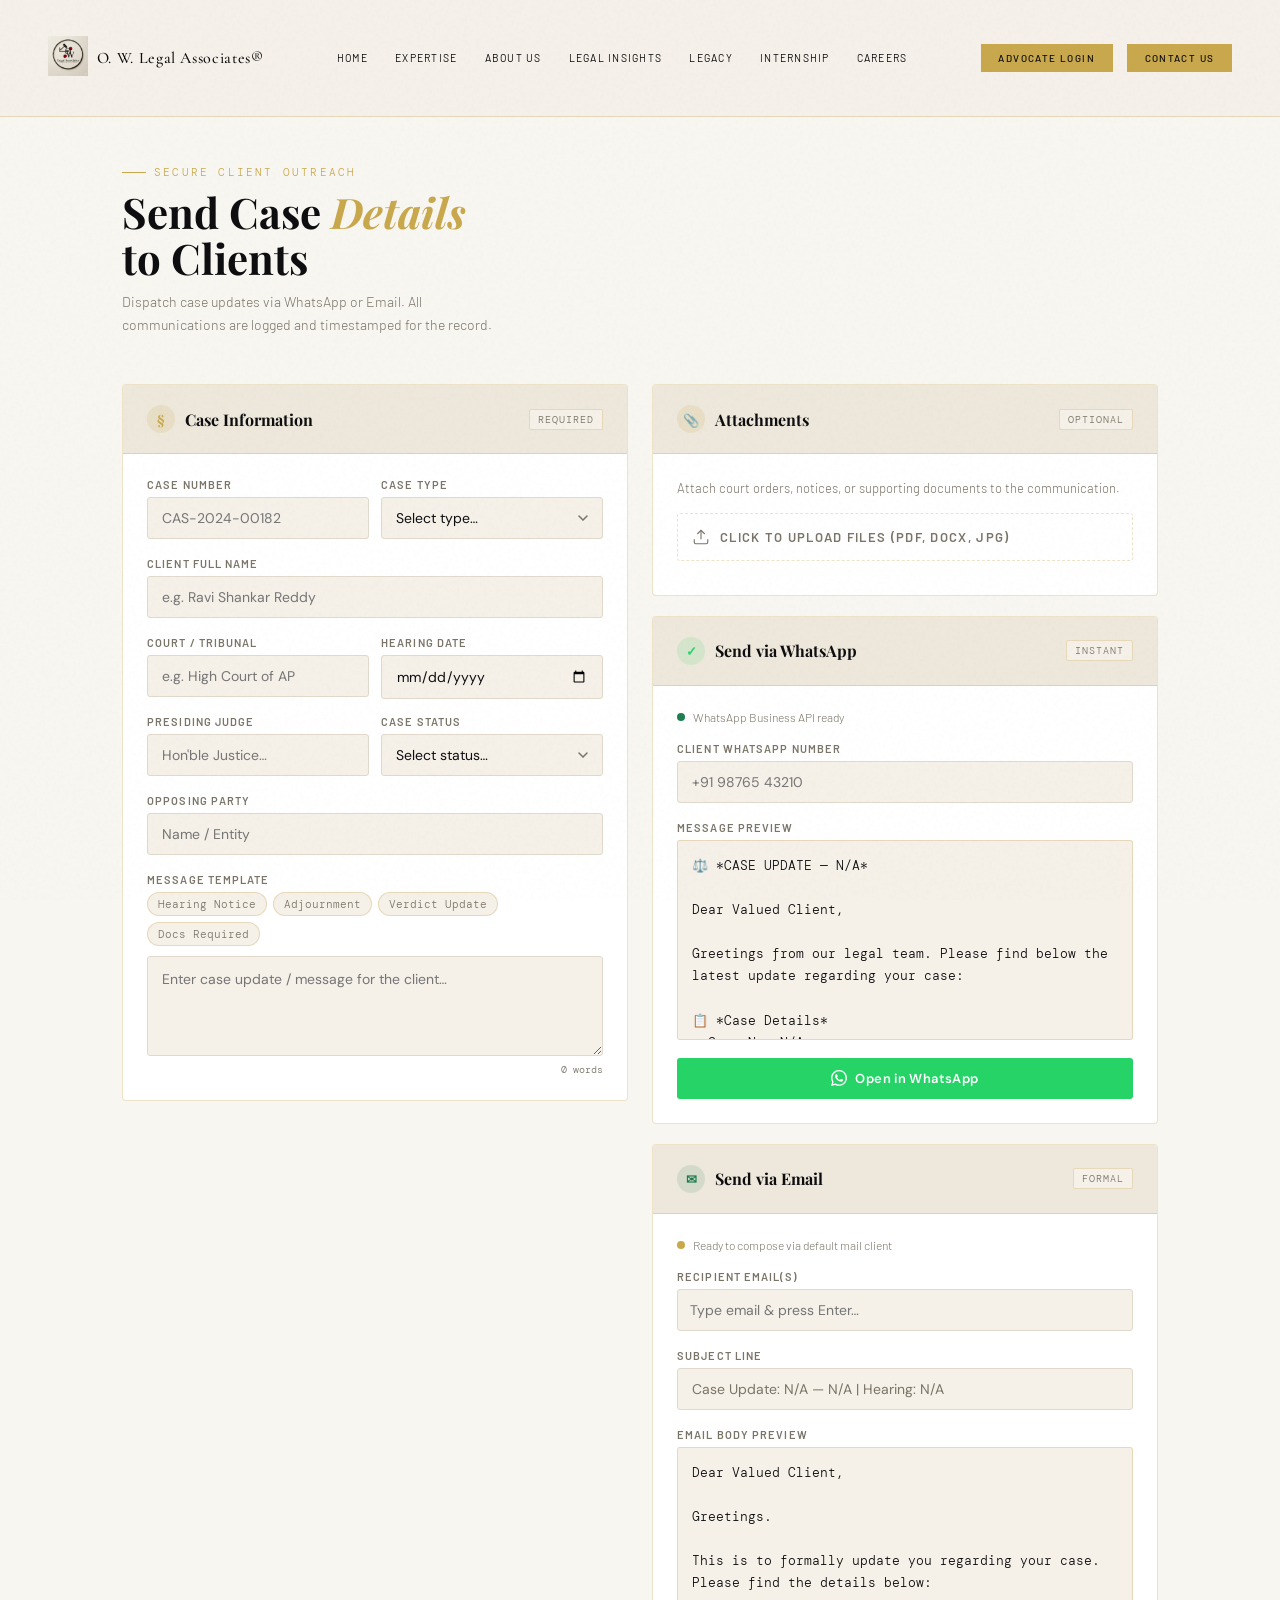
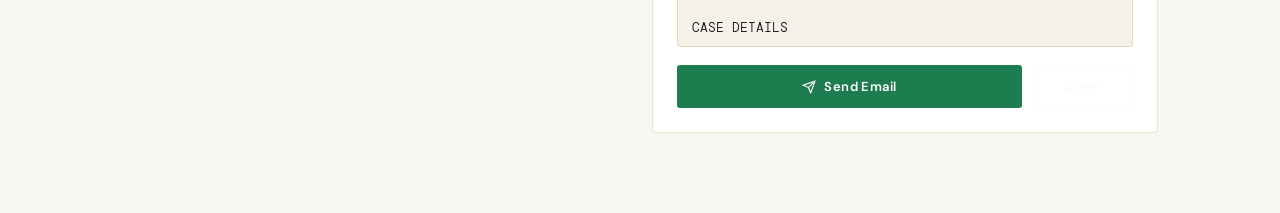
<file: caseUpdate.html>
<!DOCTYPE html>
<html lang="en">
<head>
<meta charset="UTF-8">
<meta name="viewport" content="width=device-width, initial-scale=1.0">
<title>Case Update Page</title>
<link href="https://fonts.googleapis.com/css2?family=Playfair+Display:ital,wght@0,400;0,700;1,400&family=DM+Mono:wght@300;400;500&family=DM+Sans:wght@300;400;500;600&display=swap" rel="stylesheet">
<style>
  :root {
    --ink: #0d0d0f;
    --paper: #f5f0e8;
    --gold: #b8912a;
    --gold-light: #d4aa4a;
    --cream: #ede8db;
    --muted: #7a7468;
    --border: rgba(184,145,42,0.25);
    --green: #1e7d4f;
    --green-bg: #edf7f2;
    --wa-green: #25d366;
  }

  *, *::before, *::after { box-sizing: border-box; margin: 0; padding: 0; }

  body {
    background: var(--paper);
    color: var(--ink);
    font-family: 'DM Sans', sans-serif;
    min-height: 100vh;
    overflow-x: hidden;
  }

  /* Grain texture overlay */
  body::before {
    content: '';
    position: fixed;
    inset: 0;
    background-image: url("data:image/svg+xml,%3Csvg viewBox='0 0 256 256' xmlns='http://www.w3.org/2000/svg'%3E%3Cfilter id='n'%3E%3CfeTurbulence type='fractalNoise' baseFrequency='0.9' numOctaves='4' stitchTiles='stitch'/%3E%3C/filter%3E%3Crect width='100%25' height='100%25' filter='url(%23n)' opacity='0.04'/%3E%3C/svg%3E");
    pointer-events: none;
    z-index: 9999;
    opacity: 0.5;
  }

  /* HEADER */
  header {
    display: flex;
    align-items: center;
    justify-content: space-between;
    padding: 24px 48px;
    border-bottom: 1px solid var(--border);
    background: rgba(245,240,232,0.95);
    backdrop-filter: blur(8px);
    position: sticky;
    top: 0;
    z-index: 100;
  }

  .logo {
    display: flex;
    align-items: center;
    gap: 12px;
  }

  .logo-seal {
    width: 42px;
    height: 42px;
    border: 2px solid var(--gold);
    border-radius: 50%;
    display: flex;
    align-items: center;
    justify-content: center;
    font-family: 'Playfair Display', serif;
    font-size: 18px;
    color: var(--gold);
    position: relative;
  }

  .logo-seal::before {
    content: '';
    position: absolute;
    inset: 3px;
    border: 1px solid var(--gold);
    border-radius: 50%;
    opacity: 0.4;
  }

  .logo-text {
    font-family: 'Playfair Display', serif;
    font-size: 20px;
    letter-spacing: 0.05em;
    color: var(--ink);
  }

  .logo-text span { color: var(--gold); }

  .header-badge {
    font-family: 'DM Mono', monospace;
    font-size: 11px;
    color: var(--muted);
    letter-spacing: 0.12em;
    text-transform: uppercase;
    border: 1px solid var(--border);
    padding: 5px 12px;
    border-radius: 2px;
  }

  /* MAIN LAYOUT */
  main {
    max-width: 1100px;
    margin: 0 auto;
    padding: 48px 32px 80px;
  }

  .page-header {
    margin-bottom: 48px;
    display: flex;
    align-items: flex-end;
    gap: 24px;
  }

  .page-header-left { flex: 1; }

  .eyebrow {
    font-family: 'DM Mono', monospace;
    font-size: 11px;
    letter-spacing: 0.2em;
    color: var(--gold);
    text-transform: uppercase;
    margin-bottom: 10px;
    display: flex;
    align-items: center;
    gap: 8px;
  }

  .eyebrow::before {
    content: '';
    display: inline-block;
    width: 24px;
    height: 1px;
    background: var(--gold);
  }

  h1 {
    font-family: 'Playfair Display', serif;
    font-size: clamp(28px, 4vw, 42px);
    font-weight: 700;
    line-height: 1.1;
    color: var(--ink);
  }

  h1 em {
    font-style: italic;
    color: var(--gold);
  }

  .page-sub {
    font-size: 14px;
    color: var(--muted);
    line-height: 1.6;
    max-width: 380px;
    margin-top: 10px;
  }

  /* GRID */
  .grid {
    display: grid;
    grid-template-columns: 1fr 1fr;
    gap: 24px;
    align-items: start;
  }

  /* PANEL */
  .panel {
    background: white;
    border: 1px solid var(--border);
    border-radius: 4px;
    overflow: hidden;
    animation: fadeUp 0.5s ease both;
  }

  .panel:nth-child(2) { animation-delay: 0.1s; }

  @keyframes fadeUp {
    from { opacity: 0; transform: translateY(16px); }
    to { opacity: 1; transform: translateY(0); }
  }

  .panel-header {
    padding: 20px 24px;
    border-bottom: 1px solid var(--border);
    background: var(--cream);
    display: flex;
    align-items: center;
    justify-content: space-between;
  }

  .panel-title {
    font-family: 'Playfair Display', serif;
    font-size: 16px;
    font-weight: 700;
    color: var(--ink);
    display: flex;
    align-items: center;
    gap: 10px;
  }

  .panel-title-icon {
    width: 28px;
    height: 28px;
    border-radius: 50%;
    display: flex;
    align-items: center;
    justify-content: center;
    font-size: 13px;
  }

  .icon-gold { background: rgba(184,145,42,0.12); color: var(--gold); }
  .icon-wa { background: rgba(37,211,102,0.12); color: var(--wa-green); }
  .icon-mail { background: rgba(30,125,79,0.12); color: var(--green); }

  .panel-tag {
    font-family: 'DM Mono', monospace;
    font-size: 10px;
    letter-spacing: 0.1em;
    color: var(--muted);
    background: var(--paper);
    border: 1px solid var(--border);
    padding: 3px 8px;
    border-radius: 2px;
    text-transform: uppercase;
  }

  .panel-body { padding: 24px; }

  /* FORM ELEMENTS */
  .field { margin-bottom: 18px; }
  .field:last-child { margin-bottom: 0; }

  label {
    display: block;
    font-size: 11px;
    font-weight: 600;
    letter-spacing: 0.1em;
    text-transform: uppercase;
    color: var(--muted);
    margin-bottom: 6px;
  }

  input, textarea, select {
    width: 100%;
    padding: 11px 14px;
    border: 1px solid #e0d9cc;
    border-radius: 3px;
    font-family: 'DM Sans', sans-serif;
    font-size: 14px;
    color: var(--ink);
    background: var(--paper);
    transition: border-color 0.2s, box-shadow 0.2s;
    outline: none;
    appearance: none;
  }

  input:focus, textarea:focus, select:focus {
    border-color: var(--gold);
    box-shadow: 0 0 0 3px rgba(184,145,42,0.1);
  }

  textarea { resize: vertical; min-height: 100px; line-height: 1.6; }

  select {
    background-image: url("data:image/svg+xml,%3Csvg width='10' height='6' viewBox='0 0 10 6' fill='none' xmlns='http://www.w3.org/2000/svg'%3E%3Cpath d='M1 1L5 5L9 1' stroke='%237a7468' stroke-width='1.5' stroke-linecap='round'/%3E%3C/svg%3E");
    background-repeat: no-repeat;
    background-position: right 14px center;
    padding-right: 36px;
    cursor: pointer;
  }

  .field-row {
    display: grid;
    grid-template-columns: 1fr 1fr;
    gap: 12px;
  }

  /* STATUS INDICATOR */
  .status-row {
    display: flex;
    align-items: center;
    gap: 8px;
    margin-bottom: 18px;
  }

  .status-dot {
    width: 8px;
    height: 8px;
    border-radius: 50%;
    animation: pulse 2s infinite;
  }

  .status-dot.active { background: var(--green); }
  .status-dot.pending { background: var(--gold); }

  @keyframes pulse {
    0%, 100% { opacity: 1; }
    50% { opacity: 0.4; }
  }

  .status-text { font-size: 12px; color: var(--muted); }

  /* PREVIEW BOX */
  .preview-box {
    background: var(--paper);
    border: 1px solid var(--border);
    border-radius: 3px;
    padding: 14px;
    font-size: 13px;
    line-height: 1.7;
    color: var(--ink);
    white-space: pre-wrap;
    font-family: 'DM Mono', monospace;
    max-height: 200px;
    overflow-y: auto;
    margin-bottom: 16px;
  }

  .preview-box::-webkit-scrollbar { width: 4px; }
  .preview-box::-webkit-scrollbar-track { background: transparent; }
  .preview-box::-webkit-scrollbar-thumb { background: var(--border); border-radius: 2px; }

  /* BUTTONS */
  .btn {
    display: inline-flex;
    align-items: center;
    justify-content: center;
    gap: 8px;
    padding: 12px 22px;
    border: none;
    border-radius: 3px;
    font-family: 'DM Sans', sans-serif;
    font-size: 13px;
    font-weight: 600;
    letter-spacing: 0.03em;
    cursor: pointer;
    transition: all 0.2s;
    text-decoration: none;
    position: relative;
    overflow: hidden;
  }

  .btn::after {
    content: '';
    position: absolute;
    inset: 0;
    background: white;
    opacity: 0;
    transition: opacity 0.2s;
  }

  .btn:hover::after { opacity: 0.1; }
  .btn:active { transform: scale(0.98); }

  .btn-gold {
    background: var(--gold);
    color: white;
  }

  .btn-wa {
    background: var(--wa-green);
    color: white;
    width: 100%;
  }

  .btn-mail {
    background: var(--green);
    color: white;
    width: 100%;
  }

  .btn-outline {
    background: transparent;
    color: var(--muted);
    border: 1px solid var(--border);
  }

  .btn-outline:hover { color: var(--ink); border-color: var(--gold); }

  .btn-group {
    display: flex;
    flex-direction: column;
    gap: 10px;
    margin-top: 20px;
  }

  /* DIVIDER */
  .divider {
    display: flex;
    align-items: center;
    gap: 12px;
    margin: 16px 0;
    font-family: 'DM Mono', monospace;
    font-size: 10px;
    color: var(--muted);
    letter-spacing: 0.1em;
    text-transform: uppercase;
  }

  .divider::before, .divider::after {
    content: '';
    flex: 1;
    height: 1px;
    background: var(--border);
  }

  /* RECIPIENT CHIPS */
  .chips-container {
    display: flex;
    flex-wrap: wrap;
    gap: 6px;
    padding: 8px;
    border: 1px solid #e0d9cc;
    border-radius: 3px;
    background: var(--paper);
    min-height: 42px;
    cursor: text;
  }

  .chips-container:focus-within { border-color: var(--gold); box-shadow: 0 0 0 3px rgba(184,145,42,0.1); }

  .chip {
    display: flex;
    align-items: center;
    gap: 5px;
    background: rgba(184,145,42,0.1);
    border: 1px solid rgba(184,145,42,0.3);
    color: var(--ink);
    padding: 3px 8px;
    border-radius: 2px;
    font-size: 12px;
    font-family: 'DM Mono', monospace;
  }

  .chip-remove {
    cursor: pointer;
    color: var(--muted);
    font-size: 14px;
    line-height: 1;
    transition: color 0.15s;
  }

  .chip-remove:hover { color: #c0392b; }

  .chips-input {
    border: none !important;
    background: transparent !important;
    padding: 2px 4px !important;
    min-width: 120px;
    flex: 1;
    box-shadow: none !important;
  }

  /* CASE SUMMARY CARD */
  .case-summary {
    background: var(--ink);
    color: var(--paper);
    border-radius: 4px;
    padding: 24px;
    margin-top: 24px;
    position: relative;
    overflow: hidden;
  }

  .case-summary::before {
    content: '§';
    position: absolute;
    right: 20px;
    top: 10px;
    font-family: 'Playfair Display', serif;
    font-size: 80px;
    opacity: 0.06;
    color: var(--gold);
    line-height: 1;
  }

  .case-summary-title {
    font-family: 'DM Mono', monospace;
    font-size: 10px;
    letter-spacing: 0.2em;
    color: var(--gold);
    text-transform: uppercase;
    margin-bottom: 14px;
  }

  .case-meta {
    display: grid;
    grid-template-columns: repeat(3, 1fr);
    gap: 16px;
    margin-bottom: 16px;
  }

  .case-meta-item label {
    color: rgba(245,240,232,0.4);
    font-size: 10px;
    margin-bottom: 3px;
  }

  .case-meta-item .value {
    font-family: 'DM Mono', monospace;
    font-size: 13px;
    color: var(--paper);
  }

  .case-actions-bar {
    display: flex;
    align-items: center;
    gap: 10px;
    padding-top: 16px;
    border-top: 1px solid rgba(255,255,255,0.08);
    margin-top: 12px;
  }

  /* TOAST NOTIFICATION */
  .toast-container {
    position: fixed;
    bottom: 28px;
    right: 28px;
    z-index: 9000;
    display: flex;
    flex-direction: column;
    gap: 10px;
  }

  .toast {
    display: flex;
    align-items: center;
    gap: 12px;
    padding: 14px 20px;
    border-radius: 4px;
    font-size: 13px;
    font-weight: 500;
    min-width: 280px;
    animation: toastIn 0.3s ease;
    box-shadow: 0 8px 30px rgba(0,0,0,0.15);
  }

  @keyframes toastIn {
    from { opacity: 0; transform: translateX(20px); }
    to { opacity: 1; transform: translateX(0); }
  }

  .toast-wa { background: var(--wa-green); color: white; }
  .toast-mail { background: var(--green); color: white; }
  .toast-icon { font-size: 18px; }

  /* TEMPLATE PILLS */
  .template-pills {
    display: flex;
    gap: 6px;
    flex-wrap: wrap;
    margin-bottom: 10px;
  }

  .pill {
    padding: 4px 10px;
    border-radius: 20px;
    font-size: 11px;
    font-family: 'DM Mono', monospace;
    border: 1px solid var(--border);
    background: var(--paper);
    color: var(--muted);
    cursor: pointer;
    transition: all 0.15s;
  }

  .pill:hover, .pill.active {
    background: var(--gold);
    color: white;
    border-color: var(--gold);
  }

  /* WORD COUNT */
  .field-meta {
    display: flex;
    justify-content: flex-end;
    font-family: 'DM Mono', monospace;
    font-size: 10px;
    color: var(--muted);
    margin-top: 4px;
  }

  /* FULL WIDTH SPAN */
  .span-full { grid-column: 1 / -1; }

  /* RESPONSIVE */
  @media (max-width: 768px) {
    header { padding: 16px 20px; }
    main { padding: 28px 16px 60px; }
    .grid { grid-template-columns: 1fr; }
    .field-row { grid-template-columns: 1fr; }
    .case-meta { grid-template-columns: 1fr 1fr; }
    .page-header { flex-direction: column; align-items: flex-start; }
  }
</style>
<link rel="preconnect" href="https://fonts.googleapis.com">
  <link rel="preconnect" href="https://fonts.gstatic.com" crossorigin>
  <link href="https://fonts.googleapis.com/css2?family=Cormorant+Garamond:ital,wght@0,300;0,400;0,500;0,600;1,300;1,400&family=Barlow:wght@300;400;500&display=swap" rel="stylesheet">
  
<link rel="stylesheet" href="style.css">
</head>
<body>

<header>
  
    <a href="#hero" class="nav-logo2">
      <div><img style="width:40px; height: 40px;" src="./logo/logo.png"></div>
      O. W. Legal Associates®
    </a>

    <!-- Primary nav links (centre) -->
    <ul class="nav-links2" id="nav-links2">
      <li><a href="#hero">Home</a></li>
      <li><a href="#expertise">Expertise</a></li>
      <li><a href="#people">About Us</a></li>
      <li><a href="#thought">Legal Insights</a></li>
      <li><a href="#legacy">Legacy</a></li>
      <li><a href="#contact">Internship</a></li>
      <li><a href="#contact">Careers</a></li>
    </ul>

    <!-- Right: social icons + Contact CTA + mobile hamburger -->
    <div class="nav-icons">
      <!-- <a href="tel:08663552344" class="nav-social-icon" title="LinkedIn" aria-label="LinkedIn">
        <img style="width:22px; height:22px; object-fit:contain;" src="./logo/linkedin.png">
      </a>
      <a href="https://wa.me/917997696104" class="nav-social-icon" title="Instagram" aria-label="Instagram">
        <img style="width:22px; height:22px; object-fit:contain;" src="./logo/insta.avif">
      </a>
      <a href="mailto:Support@owlegalassociates.com" class="nav-social-icon" title="Email" aria-label="Email">
        <img style="width:22px; height:22px; object-fit:contain;" src="./logo/download.png">
      </a> -->
	  <a href="caseUpdate.html" class="nav-cta-btn">Advocate Login</a>
      <a href="#contact" class="nav-cta-btn">Contact Us</a>

      <!-- Hamburger — mobile only -->
      <button class="nav-hamburger" id="nav-hamburger" aria-label="Toggle menu" aria-expanded="false" aria-controls="nav-links">
        <span></span><span></span><span></span>
      </button>
    </div>

</header>

<main>
  <div class="page-header">
    <div class="page-header-left">
      <div class="eyebrow">Secure Client Outreach</div>
      <h1>Send Case <em>Details</em><br>to Clients</h1>
      <p class="page-sub">Dispatch case updates via WhatsApp or Email. All communications are logged and timestamped for the record.</p>
    </div>
  </div>

  <div class="grid">

    <!-- LEFT: Case Details Form -->
    <div>
      <div class="panel">
        <div class="panel-header">
          <span class="panel-title">
            <span class="panel-title-icon icon-gold">§</span>
            Case Information
          </span>
          <span class="panel-tag">Required</span>
        </div>
        <div class="panel-body">

          <div class="field-row">
            <div class="field">
              <label>Case Number</label>
              <input type="text" id="caseNumber" placeholder="CAS-2024-00182" />
            </div>
            <div class="field">
              <label>Case Type</label>
              <select id="caseType">
                <option value="">Select type…</option>
                <option>Civil Litigation</option>
                <option>Criminal Defence</option>
                <option>Family Law</option>
                <option>Corporate Law</option>
                <option>Property Law</option>
                <option>Labour Law</option>
                <option>IP & Patent</option>
                <option>Consumer Forum</option>
              </select>
            </div>
          </div>

          <div class="field">
            <label>Client Full Name</label>
            <input type="text" id="clientName" placeholder="e.g. Ravi Shankar Reddy" />
          </div>

          <div class="field-row">
            <div class="field">
              <label>Court / Tribunal</label>
              <input type="text" id="court" placeholder="e.g. High Court of AP" />
            </div>
            <div class="field">
              <label>Hearing Date</label>
              <input type="date" id="hearingDate" />
            </div>
          </div>

          <div class="field-row">
            <div class="field">
              <label>Presiding Judge</label>
              <input type="text" id="judge" placeholder="Hon'ble Justice…" />
            </div>
            <div class="field">
              <label>Case Status</label>
              <select id="caseStatus">
                <option value="">Select status…</option>
                <option>Under Review</option>
                <option>Hearing Scheduled</option>
                <option>Evidence Submission</option>
                <option>Awaiting Verdict</option>
                <option>Adjourned</option>
                <option>Order Passed</option>
                <option>Closed</option>
              </select>
            </div>
          </div>

          <div class="field">
            <label>Opposing Party</label>
            <input type="text" id="opposingParty" placeholder="Name / Entity" />
          </div>

          <div class="field">
            <label>Message Template</label>
            <div class="template-pills">
              <span class="pill" onclick="applyTemplate('hearing')">Hearing Notice</span>
              <span class="pill" onclick="applyTemplate('adjournment')">Adjournment</span>
              <span class="pill" onclick="applyTemplate('verdict')">Verdict Update</span>
              <span class="pill" onclick="applyTemplate('docs')">Docs Required</span>
            </div>
            <textarea id="caseUpdate" placeholder="Enter case update / message for the client…" oninput="updateWordCount()"></textarea>
            <div class="field-meta"><span id="wordCount">0 words</span></div>
          </div>

        </div>
      </div>

      <!-- Case Summary Card -->
      <div class="case-summary" id="caseSummaryCard" style="display:none;">
        <div class="case-summary-title">📋 Case at a Glance</div>
        <div class="case-meta">
          <div class="case-meta-item">
            <label>Case No.</label>
            <div class="value" id="s_caseNumber">—</div>
          </div>
          <div class="case-meta-item">
            <label>Type</label>
            <div class="value" id="s_caseType">—</div>
          </div>
          <div class="case-meta-item">
            <label>Status</label>
            <div class="value" id="s_caseStatus">—</div>
          </div>
        </div>
        <div class="case-meta">
          <div class="case-meta-item">
            <label>Client</label>
            <div class="value" id="s_clientName">—</div>
          </div>
          <div class="case-meta-item">
            <label>Court</label>
            <div class="value" id="s_court">—</div>
          </div>
          <div class="case-meta-item">
            <label>Hearing</label>
            <div class="value" id="s_hearingDate">—</div>
          </div>
        </div>
      </div>
    </div>

    <!-- RIGHT: Send Via -->
    <div style="display:flex; flex-direction:column; gap:20px;">

	  <!-- Attachments note -->
      <div class="panel">
        <div class="panel-header">
          <span class="panel-title">
            <span class="panel-title-icon icon-gold">📎</span>
            Attachments
          </span>
          <span class="panel-tag">Optional</span>
        </div>
        <div class="panel-body">
          <p style="font-size:13px; color:var(--muted); margin-bottom:14px; line-height:1.6;">Attach court orders, notices, or supporting documents to the communication.</p>
          <label for="fileInput" style="display:flex; align-items:center; gap:10px; padding:14px; border:1.5px dashed var(--border); border-radius:3px; cursor:pointer; font-size:13px; color:var(--muted); transition:all 0.2s;" onmouseover="this.style.borderColor='var(--gold)'" onmouseout="this.style.borderColor='rgba(184,145,42,0.25)'">
            <svg width="18" height="18" viewBox="0 0 24 24" fill="none" stroke="currentColor" stroke-width="1.5"><path d="M21 15v4a2 2 0 01-2 2H5a2 2 0 01-2-2v-4"/><polyline points="17,8 12,3 7,8"/><line x1="12" y1="3" x2="12" y2="15"/></svg>
            Click to upload files (PDF, DOCX, JPG)
          </label>
          <input type="file" id="fileInput" multiple accept=".pdf,.doc,.docx,.jpg,.jpeg,.png" style="display:none;" onchange="handleFiles(event)">
          <div id="fileList" style="margin-top:10px; display:flex; flex-direction:column; gap:6px;"></div>
        </div>
      </div>
	  
      <!-- WhatsApp Panel -->
      <div class="panel">
        <div class="panel-header">
          <span class="panel-title">
            <span class="panel-title-icon icon-wa">✓</span>
            Send via WhatsApp
          </span>
          <span class="panel-tag">Instant</span>
        </div>
        <div class="panel-body">
          <div class="status-row">
            <div class="status-dot active"></div>
            <span class="status-text">WhatsApp Business API ready</span>
          </div>

          <div class="field">
            <label>Client WhatsApp Number</label>
            <input type="tel" id="waPhone" placeholder="+91 98765 43210" />
          </div>

          <div class="field">
            <label>Message Preview</label>
            <div class="preview-box" id="waPreview">Fill in case details to preview the WhatsApp message…</div>
          </div>

          <button class="btn btn-wa" onclick="sendWhatsApp()">
            <svg width="16" height="16" viewBox="0 0 24 24" fill="currentColor"><path d="M17.472 14.382c-.297-.149-1.758-.867-2.03-.967-.273-.099-.471-.148-.67.15-.197.297-.767.966-.94 1.164-.173.199-.347.223-.644.075-.297-.15-1.255-.463-2.39-1.475-.883-.788-1.48-1.761-1.653-2.059-.173-.297-.018-.458.13-.606.134-.133.298-.347.446-.52.149-.174.198-.298.298-.497.099-.198.05-.371-.025-.52-.075-.149-.669-1.612-.916-2.207-.242-.579-.487-.5-.669-.51-.173-.008-.371-.01-.57-.01-.198 0-.52.074-.792.372-.272.297-1.04 1.016-1.04 2.479 0 1.462 1.065 2.875 1.213 3.074.149.198 2.096 3.2 5.077 4.487.709.306 1.262.489 1.694.625.712.227 1.36.195 1.871.118.571-.085 1.758-.719 2.006-1.413.248-.694.248-1.289.173-1.413-.074-.124-.272-.198-.57-.347m-5.421 7.403h-.004a9.87 9.87 0 01-5.031-1.378l-.361-.214-3.741.982.998-3.648-.235-.374a9.86 9.86 0 01-1.51-5.26c.001-5.45 4.436-9.884 9.888-9.884 2.64 0 5.122 1.03 6.988 2.898a9.825 9.825 0 012.893 6.994c-.003 5.45-4.437 9.884-9.885 9.884m8.413-18.297A11.815 11.815 0 0012.05 0C5.495 0 .16 5.335.157 11.892c0 2.096.547 4.142 1.588 5.945L.057 24l6.305-1.654a11.882 11.882 0 005.683 1.448h.005c6.554 0 11.89-5.335 11.893-11.893a11.821 11.821 0 00-3.48-8.413Z"/></svg>
            Open in WhatsApp
          </button>
        </div>
      </div>

      <!-- Email Panel -->
      <div class="panel">
        <div class="panel-header">
          <span class="panel-title">
            <span class="panel-title-icon icon-mail">✉</span>
            Send via Email
          </span>
          <span class="panel-tag">Formal</span>
        </div>
        <div class="panel-body">
          <div class="status-row">
            <div class="status-dot pending"></div>
            <span class="status-text">Ready to compose via default mail client</span>
          </div>

          <div class="field">
            <label>Recipient Email(s)</label>
            <div class="chips-container" id="chipsContainer" onclick="document.getElementById('emailInput').focus()">
              <input type="text" class="chips-input" id="emailInput" placeholder="Type email & press Enter…" onkeydown="handleChipInput(event)" />
            </div>
          </div>

          <div class="field">
            <label>Subject Line</label>
            <input type="text" id="emailSubject" placeholder="Auto-generated from case details" readonly style="color: var(--muted); cursor: default;" />
          </div>

          <div class="field">
            <label>Email Body Preview</label>
            <div class="preview-box" id="emailPreview">Fill in case details to preview the email…</div>
          </div>

          <div style="display:flex; gap:10px;">
            <button class="btn btn-mail" style="flex:1;" onclick="sendEmail()">
              <svg width="14" height="14" viewBox="0 0 24 24" fill="none" stroke="currentColor" stroke-width="2"><path d="M22 2L11 13"/><path d="M22 2L15 22L11 13L2 9L22 2Z"/></svg>
              Send Email
            </button>
            <button class="btn btn-outline" onclick="copyEmail()">Copy</button>
          </div>
        </div>
      </div>

    </div>
  </div>
</main>

<!-- Toast Container -->
<div class="toast-container" id="toastContainer"></div>

<script>
  const emailChips = [];

  // Live update preview as user types
  const liveFields = ['caseNumber','caseType','clientName','court','hearingDate','judge','caseStatus','opposingParty','caseUpdate'];
  liveFields.forEach(id => {
    const el = document.getElementById(id);
    if (el) el.addEventListener('input', refreshAll);
    if (el) el.addEventListener('change', refreshAll);
  });

  function refreshAll() {
    updatePreviews();
    updateSummaryCard();
  }

  function updateWordCount() {
    const text = document.getElementById('caseUpdate').value.trim();
    const words = text ? text.split(/\s+/).length : 0;
    document.getElementById('wordCount').textContent = `${words} word${words !== 1 ? 's' : ''}`;
  }

  function getData() {
    return {
      caseNumber: document.getElementById('caseNumber').value || 'N/A',
      caseType: document.getElementById('caseType').value || 'N/A',
      clientName: document.getElementById('clientName').value || 'Valued Client',
      court: document.getElementById('court').value || 'N/A',
      hearingDate: document.getElementById('hearingDate').value ? formatDate(document.getElementById('hearingDate').value) : 'N/A',
      judge: document.getElementById('judge').value || 'N/A',
      caseStatus: document.getElementById('caseStatus').value || 'N/A',
      opposingParty: document.getElementById('opposingParty').value || 'N/A',
      update: document.getElementById('caseUpdate').value || ''
    };
  }

  function formatDate(dateStr) {
    if (!dateStr) return 'N/A';
    const d = new Date(dateStr);
    return d.toLocaleDateString('en-IN', { day: 'numeric', month: 'long', year: 'numeric' });
  }

  function buildWAMessage(d) {
    return `⚖️ *CASE UPDATE — ${d.caseNumber}*\n\n` +
      `Dear ${d.clientName},\n\n` +
      `Greetings from our legal team. Please find below the latest update regarding your case:\n\n` +
      `📋 *Case Details*\n` +
      `• Case No: ${d.caseNumber}\n` +
      `• Type: ${d.caseType}\n` +
      `• Court: ${d.court}\n` +
      `• Presiding Judge: ${d.judge}\n` +
      `• Opposing Party: ${d.opposingParty}\n` +
      `• Hearing Date: ${d.hearingDate}\n` +
      `• Status: ${d.caseStatus}\n\n` +
      (d.update ? `📝 *Update / Remarks*\n${d.update}\n\n` : '') +
      `Please do not hesitate to contact our office for any queries.\n\n` +
      `_This is an official communication from LexDispatch Legal Portal._`;
  }

  function buildEmailBody(d) {
    return `Dear ${d.clientName},\n\nGreetings.\n\nThis is to formally update you regarding your case. Please find the details below:\n\n` +
      `CASE DETAILS\n${'─'.repeat(40)}\n` +
      `Case Number      : ${d.caseNumber}\n` +
      `Case Type        : ${d.caseType}\n` +
      `Court / Tribunal : ${d.court}\n` +
      `Presiding Judge  : ${d.judge}\n` +
      `Opposing Party   : ${d.opposingParty}\n` +
      `Hearing Date     : ${d.hearingDate}\n` +
      `Current Status   : ${d.caseStatus}\n` +
      `${'─'.repeat(40)}\n\n` +
      (d.update ? `CASE UPDATE / REMARKS\n${d.update}\n\n` : '') +
      `Kindly acknowledge receipt of this communication. Should you have any questions or require further clarification, please contact our office at your earliest convenience.\n\n` +
      `Yours sincerely,\n\nLegal Team\nLexDispatch Legal Services\nTel: +91-0891-000-0000 | Email: legal@lexdispatch.in`;
  }

  function updatePreviews() {
    const d = getData();
    const waMsg = buildWAMessage(d);
    const emailMsg = buildEmailBody(d);
    document.getElementById('waPreview').textContent = waMsg;
    document.getElementById('emailPreview').textContent = emailMsg;
    document.getElementById('emailSubject').value = `Case Update: ${d.caseNumber} — ${d.caseType} | Hearing: ${d.hearingDate}`;
  }

  function updateSummaryCard() {
    const d = getData();
    const hasSomeData = d.caseNumber !== 'N/A' || d.clientName !== 'Valued Client';
    const card = document.getElementById('caseSummaryCard');
    card.style.display = hasSomeData ? 'block' : 'none';
    document.getElementById('s_caseNumber').textContent = d.caseNumber;
    document.getElementById('s_caseType').textContent = d.caseType;
    document.getElementById('s_caseStatus').textContent = d.caseStatus;
    document.getElementById('s_clientName').textContent = d.clientName;
    document.getElementById('s_court').textContent = d.court;
    document.getElementById('s_hearingDate').textContent = d.hearingDate;
  }

  function sendWhatsApp() {
    const phone = document.getElementById('waPhone').value.replace(/\D/g, '');
    const d = getData();
    const msg = buildWAMessage(d);

    if (!phone) {
      showToast('Please enter a WhatsApp number.', 'wa');
      return;
    }

    const url = `https://wa.me/${phone}?text=${encodeURIComponent(msg)}`;
    window.open(url, '_blank');
    showToast('Opening WhatsApp with case details…', 'wa');
  }

  // Email chip input
  function handleChipInput(e) {
    if (e.key === 'Enter' || e.key === ',') {
      e.preventDefault();
      const val = e.target.value.trim().replace(',', '');
      if (val && isValidEmail(val)) {
        addChip(val);
        e.target.value = '';
      }
    } else if (e.key === 'Backspace' && !e.target.value && emailChips.length) {
      removeChip(emailChips[emailChips.length - 1]);
    }
  }

  function isValidEmail(email) {
    return /^[^\s@]+@[^\s@]+\.[^\s@]+$/.test(email);
  }

  function addChip(email) {
    if (emailChips.includes(email)) return;
    emailChips.push(email);
    renderChips();
  }

  function removeChip(email) {
    const idx = emailChips.indexOf(email);
    if (idx > -1) emailChips.splice(idx, 1);
    renderChips();
  }

  function renderChips() {
    const container = document.getElementById('chipsContainer');
    const input = document.getElementById('emailInput');
    container.innerHTML = '';
    emailChips.forEach(email => {
      const chip = document.createElement('div');
      chip.className = 'chip';
      chip.innerHTML = `${email} <span class="chip-remove" onclick="removeChip('${email}')">×</span>`;
      container.appendChild(chip);
    });
    container.appendChild(input);
    input.focus();
  }

  function sendEmail() {
    // finalize any typed email
    const raw = document.getElementById('emailInput').value.trim();
    if (raw && isValidEmail(raw)) {
      addChip(raw);
      document.getElementById('emailInput').value = '';
    }

    if (!emailChips.length) {
      showToast('Please add at least one recipient email.', 'mail');
      return;
    }

    const d = getData();
    const subject = document.getElementById('emailSubject').value;
    const body = buildEmailBody(d);
    const mailto = `mailto:${emailChips.join(',')}?subject=${encodeURIComponent(subject)}&body=${encodeURIComponent(body)}`;
    window.location.href = mailto;
    showToast(`Email prepared for ${emailChips.length} recipient(s)`, 'mail');
  }

  function copyEmail() {
    const d = getData();
    const body = buildEmailBody(d);
    navigator.clipboard.writeText(body).then(() => {
      showToast('Email body copied to clipboard!', 'mail');
    });
  }

  function showToast(message, type) {
    const container = document.getElementById('toastContainer');
    const toast = document.createElement('div');
    toast.className = `toast toast-${type}`;
    const icon = type === 'wa' ? '✓' : '✉';
    toast.innerHTML = `<span class="toast-icon">${icon}</span> ${message}`;
    container.appendChild(toast);
    setTimeout(() => toast.remove(), 4000);
  }

  // Template application
  const templates = {
    hearing: `Your next hearing has been scheduled. Please ensure you are present at the court premises 30 minutes prior to the scheduled time with all relevant documents. Failure to appear may result in an ex-parte order.`,
    adjournment: `We wish to inform you that the hearing scheduled has been adjourned to a later date. The adjournment was necessitated due to [reason]. The next date of hearing shall be intimated to you shortly.`,
    verdict: `We are pleased to inform you that the judgement in the above matter has been pronounced. Kindly visit our office at your earliest convenience to discuss the verdict and the way forward.`,
    docs: `This is to inform you that the following documents are required to be submitted to our office at the earliest:\n\n1. Original title deed / agreement\n2. Identity proof (Aadhaar / Passport)\n3. Previous correspondence related to the case\n\nPlease arrange to courier or personally deliver the same at the earliest.`
  };

  function applyTemplate(key) {
    document.getElementById('caseUpdate').value = templates[key];
    document.querySelectorAll('.pill').forEach(p => p.classList.remove('active'));
    event.target.classList.add('active');
    updateWordCount();
    refreshAll();
  }

  // File upload
  function handleFiles(e) {
    const fileList = document.getElementById('fileList');
    fileList.innerHTML = '';
    Array.from(e.target.files).forEach(file => {
      const div = document.createElement('div');
      div.style.cssText = 'display:flex;align-items:center;gap:8px;font-size:12px;color:var(--muted);padding:6px 10px;background:var(--paper);border:1px solid var(--border);border-radius:3px;';
      div.innerHTML = `<span>📄</span> <span>${file.name}</span> <span style="margin-left:auto;font-family:DM Mono,monospace;">${(file.size/1024).toFixed(1)} KB</span>`;
      fileList.appendChild(div);
    });
  }

  // Initial preview
  updatePreviews();
</script>
</body>
</html>
</file>
<file: style.css>
/* ═══════════════════════════════════════════════════════
   RESET & VARIABLES
═══════════════════════════════════════════════════════ */
*, *::before, *::after { margin: 0; padding: 0; box-sizing: border-box; }
:root {
  --black:      #0a0a0a;
  --white:      #f8f6f1;
  --gold:       #c9a84c;
  --gold-light: #e8d5a3;
  --grey:       #6b6b6b;
  --light-grey: #e8e4de;
  --navy:       #0f2d6b;
  --serif: 'Cormorant Garamond', Georgia, serif;
  --sans:  'Barlow', sans-serif;
  --px: clamp(1.2rem, 5vw, 3rem);
}
html { scroll-behavior: smooth; overflow-x: hidden; }
body { background: var(--white); color: var(--black); font-family: var(--sans); font-weight: 300; }

/* ═══════════════════════════════════════════════════════
   DISCLAIMER
═══════════════════════════════════════════════════════ */
#disclaimer-overlay {
  position: fixed; inset: 0;
  background: rgba(10,10,10,0.97); z-index: 9999;
  display: flex; align-items: center; justify-content: center; padding: 1.2rem;
  transition: opacity 0.5s ease;
}
#disclaimer-overlay.hidden { opacity: 0; pointer-events: none; }
.disclaimer-box {
  max-width: 640px; width: 100%; background: var(--white);
  padding: clamp(1.6rem, 6vw, 3.5rem); overflow-y: auto; max-height: 92vh;
}
.disc-rule { width: 36px; height: 2px; background: var(--gold); margin-bottom: 1.5rem; }
.disclaimer-box h2 {
  font-family: var(--serif); font-size: clamp(1.3rem, 4vw, 1.8rem);
  font-weight: 400; margin-bottom: 1.2rem;
}
.disclaimer-box p { font-size: 0.84rem; line-height: 1.9; color: #555; margin-bottom: 0.8rem; }
.disc-btn {
  display: block; width: 100%; margin-top: 1.8rem; padding: 1rem 2rem;
  background: var(--black); color: var(--white);
  font-family: var(--sans); font-size: 0.72rem; font-weight: 500;
  letter-spacing: 0.15em; text-transform: uppercase;
  border: none; cursor: pointer; transition: background 0.3s;
}
.disc-btn:hover { background: var(--gold); color: var(--black); }

/* ═══════════════════════════════════════════════════════
   NEWS TICKER BAR
═══════════════════════════════════════════════════════ */
.news-ticker-bar {
  position: fixed; top: 0; left: 0; right: 0; z-index: 2100;
  height: 34px;
  background: var(--black);
  border-bottom: 1px solid rgba(201,168,76,0.35);
  display: flex; align-items: center;
  overflow: hidden;
}

.ticker-label {
  flex-shrink: 0;
  padding: 0 1rem 0 var(--px);
  font-family: var(--sans); font-size: 0.58rem; font-weight: 500;
  letter-spacing: 0.18em; text-transform: uppercase;
  color: var(--gold);
  border-right: 1px solid rgba(201,168,76,0.3);
  white-space: nowrap;
  height: 100%; display: flex; align-items: center;
}

.ticker-track-wrap {
  flex: 1; overflow: hidden; position: relative;
}

.ticker-track {
  display: inline-flex; align-items: center; gap: 0;
  white-space: nowrap;
  animation: ticker-scroll 42s linear infinite;
  will-change: transform;
}
.ticker-track:hover { animation-play-state: paused; }

@keyframes ticker-scroll {
  0%   { transform: translateX(0); }
  100% { transform: translateX(-50%); }
}

.ticker-item {
  font-family: var(--sans); font-size: 0.68rem; font-weight: 300;
  color: rgba(248,246,241,0.72);
  padding: 0 2rem;
  cursor: default;
  transition: color 0.2s;
}
.ticker-item:hover { color: var(--gold); }

.ticker-sep {
  color: rgba(201,168,76,0.5);
  font-size: 0.45rem;
  flex-shrink: 0;
}

.ticker-close {
  flex-shrink: 0;
  background: none; border: none; cursor: pointer;
  color: rgba(248,246,241,0.3);
  font-size: 1.1rem; line-height: 1;
  padding: 0 0.8rem 0 0.5rem;
  transition: color 0.2s;
  height: 100%; display: flex; align-items: center;
}
.ticker-close:hover { color: var(--gold); }

/* ═══════════════════════════════════════════════════════
   TOP NAVIGATION BAR
   Logo left | Nav links centre | Social icons + CTA right
═══════════════════════════════════════════════════════ */
nav {
  position: fixed; top: 34px; left: 0; right: 0; z-index: 2000;
  padding: 0 var(--px);
  height: 68px;
  display: flex; align-items: center; justify-content: space-between; gap: 1.5rem;
  transition: background 0.4s, box-shadow 0.4s, top 0.3s;
}
nav.scrolled {
  background: rgba(248,246,241,0.97); backdrop-filter: blur(14px);
  box-shadow: 0 1px 0 var(--light-grey);
}

.nav-logo {
  font-family: var(--serif); font-size: clamp(0.8rem, 1.6vw, 1rem);
  font-weight: 500; letter-spacing: 0.04em;
  color: var(--white); text-decoration: none;
  display: flex; align-items: center; gap: 0.55rem;
  transition: color 0.4s; flex-shrink: 0;
}

.nav-logo2 {
  font-family: var(--serif); font-size: clamp(0.8rem, 1.6vw, 1rem);
  font-weight: 500; letter-spacing: 0.04em;
  color: var(--black); text-decoration: none;
  display: flex; align-items: center; gap: 0.55rem;
  transition: color 0.4s; flex-shrink: 0;
}

nav.scrolled .nav-logo { color: var(--black); }

nav.scrolled .nav-logo2 { color: var(--black); }

/* ── Inline nav links ── */
.nav-links {
  list-style: none;
  display: flex; align-items: center; gap: 0;
  flex: 1; justify-content: center;
  overflow: hidden;
}
.nav-links li a {
  display: block;
  height: 68px; line-height: 68px;
  padding: 0 0.85rem;
  font-family: var(--sans); font-size: 0.65rem; font-weight: 400;
  letter-spacing: 0.12em; text-transform: uppercase;
  color: rgba(248,246,241,0.75); text-decoration: none;
  white-space: nowrap;
  border-bottom: 2px solid transparent;
  transition: color 0.3s, border-color 0.3s;
}
.nav-links li a:hover { color: var(--gold); border-bottom-color: var(--gold); }
nav.scrolled .nav-links li a { color: rgba(10,10,10,0.6); }
nav.scrolled .nav-links li a:hover { color: var(--gold); }

.nav-links2 {
  list-style: none;
  display: flex; align-items: center; gap: 0;
  flex: 1; justify-content: center;
  overflow: hidden;
}
.nav-links2 li a {
  display: block;
  height: 68px; line-height: 68px;
  padding: 0 0.85rem;
  font-family: var(--sans); font-size: 0.65rem; font-weight: 400;
  letter-spacing: 0.12em; text-transform: uppercase;
  color: var(--black); text-decoration: none;
  white-space: nowrap;
  border-bottom: 2px solid transparent;
  transition: color 0.3s, border-color 0.3s;
}
.nav-links2 li a:hover { color: var(--gold); border-bottom-color: var(--gold); }
nav.scrolled .nav-links2 li a { color: rgba(10,10,10,0.6); }
nav.scrolled .nav-links2 li a:hover { color: var(--gold); }


/* ── Right icon group ── */
.nav-icons { display: flex; align-items: center; gap: 0.9rem; flex-shrink: 0; }

/* Social icon images in nav */
.nav-social-icon {
  display: flex; align-items: center; opacity: 0.6;
  transition: opacity 0.3s;
}
.nav-social-icon:hover { opacity: 1; }
nav.scrolled .nav-social-icon { filter: invert(1); }

/* Contact CTA button */
.nav-cta-btn {
  display: inline-block;
  padding: 0.5rem 1.1rem;
  background: var(--gold); color: var(--black);
  font-family: var(--sans); font-size: 0.62rem; font-weight: 500;
  letter-spacing: 0.14em; text-transform: uppercase;
  text-decoration: none; white-space: nowrap;
  transition: background 0.3s;
}
.nav-cta-btn:hover { background: var(--gold-light); }

/* ── Hamburger — mobile only ── */
.nav-hamburger {
  display: none;
  flex-direction: column; justify-content: center; gap: 5px;
  background: none; border: none; cursor: pointer; padding: 4px;
}
.nav-hamburger span {
  display: block; width: 22px; height: 2px;
  background: rgba(248,246,241,0.85);
  transition: background 0.4s, transform 0.3s, opacity 0.3s;
}
nav.scrolled .nav-hamburger span { background: var(--black); }
.nav-hamburger.open span:nth-child(1) { transform: translateY(7px) rotate(45deg); }
.nav-hamburger.open span:nth-child(2) { opacity: 0; }
.nav-hamburger.open span:nth-child(3) { transform: translateY(-7px) rotate(-45deg); }

/* ── Mobile dropdown menu ── */
.nav-links.mobile-open {
  position: fixed; top: 102px; left: 0; right: 0;
  flex-direction: column; justify-content: flex-start;
  background: rgba(10,10,10,0.98); backdrop-filter: blur(12px);
  padding: 1rem 0 1.5rem;
  border-bottom: 1px solid rgba(201,168,76,0.3);
  overflow: visible; flex: unset;
}
.nav-links.mobile-open li a {
  height: auto; line-height: 1;
  padding: 0.9rem var(--px);
  border-bottom: 1px solid rgba(248,246,241,0.07);
  font-size: 0.72rem; color: rgba(248,246,241,0.7);
  display: block;
}
.nav-links.mobile-open li:last-child a { border-bottom: none; }

/* ═══════════════════════════════════════════════════════
   VERTICAL DOT SECTION NAV (right edge)
═══════════════════════════════════════════════════════ */
.dot-nav {
  position: fixed; right: 1.6rem; top: 50%;
  transform: translateY(-50%);
  z-index: 1700;
  display: flex; flex-direction: column; align-items: flex-end;
}
.dot-nav-item {
  display: flex; align-items: center; gap: 0.65rem;
  cursor: pointer; padding: 0; text-decoration: none;
}
.dot-nav-label {
  font-size: 0.98rem; font-weight:500; letter-spacing: 0.12em; text-transform: uppercase;
  color: rgba(255,255,255,0.45); white-space: nowrap;
  transition: color 0.3s; text-align: right;
}
.dot-nav-dot {
  width: 8px; height: 8px; border-radius: 50%; flex-shrink: 0;
  border: 1.5px solid rgba(255,255,255,0.4); background: transparent;
  transition: background 0.3s, border-color 0.3s, transform 0.3s;
}
.dot-nav-item.active .dot-nav-dot {
  background: rgba(212, 175, 55, 1); border-color: rgba(212, 175, 55, 1); transform: scale(1.35);
}
.dot-nav-item.active .dot-nav-label { color: rgba(212, 175, 55, 1); }
.dot-nav-item:hover .dot-nav-label { color: rgba(212, 175, 55, 1); }
.dot-nav-item:hover .dot-nav-dot { border-color: rgba(212, 175, 55, 1); }

.dot-nav-connector {
  width: 1px; height: 26px; margin-right: 3.5px;
  background: rgba(255,255,255,0.15);
  align-self: flex-end;
}

/* Switch dot colors on light (white bg) sections */
body.in-light-section .dot-nav-label { color: rgba(10,10,10,0.3); }
body.in-light-section .dot-nav-dot { border-color: rgba(10,10,10,0.28); }
body.in-light-section .dot-nav-item.active .dot-nav-dot { background: rgba(212, 175, 55, 1); border-color: rgba(212, 175, 55, 1); }
body.in-light-section .dot-nav-item.active .dot-nav-label { color: rgba(212, 175, 55, 1); }
body.in-light-section .dot-nav-item:hover .dot-nav-label { color: rgba(212, 175, 55, 1); }
body.in-light-section .dot-nav-item:hover .dot-nav-dot { border-color: rgba(212, 175, 55, 1); }
body.in-light-section .dot-nav-connector { background: rgba(10,10,10,0.12); }

/* ═══════════════════════════════════════════════════════
   HERO
═══════════════════════════════════════════════════════ */
#hero {
  min-height: 100svh; position: relative;
  display: flex; flex-direction: column; justify-content: flex-end;
  background: var(--black); overflow: hidden;
}
.hero-bg {
  position: absolute; inset: 0;
  background: url('https://images.unsplash.com/photo-1505664194779-8beaceb93744?w=1600&q=85') center 30%/cover;
  opacity: 0.28; animation: slowzoom 20s ease-in-out infinite alternate;
}
@keyframes slowzoom { from{transform:scale(1.04)} to{transform:scale(1.10)} }

.hero-content {
  position: relative; z-index: 2;
  padding: clamp(6rem,15vw,8rem) var(--px) clamp(2rem,4vw,3rem);
  max-width: 820px;
}
.hero-eyebrow {
  font-size: 0.66rem; letter-spacing: 0.22em; text-transform: uppercase;
  color: var(--gold); margin-bottom: 1.1rem;
  display: flex; align-items: center; gap: 0.75rem;
}
.hero-eyebrow::before { content:''; width:28px; height:1px; background:var(--gold); flex-shrink:0; }
.hero-title {
  font-family: var(--serif); font-size: clamp(2.5rem, 8.5vw, 5.6rem);
  font-weight: 300; line-height: 1.06; color: var(--white);
  letter-spacing: -0.01em; margin-bottom: 1.2rem;
}
.hero-title em { font-style: italic; color: var(--gold); }
.hero-sub {
  font-size: clamp(0.8rem, 1.8vw, 0.9rem); line-height: 1.85;
  color: var(--white); text-align: right; max-width:420px; margin-bottom: 2rem;
}
.hero-actions { display: flex; gap: 0.75rem; flex-wrap: wrap; align-items: right;}

.hero-stats-bar {
  position: relative; z-index: 2;
  display: grid; grid-template-columns: repeat(3,1fr);
  border-top: 1px solid rgba(248,246,241,0.1); margin-top: 0.5rem;
}
.stat-cell {
  padding: clamp(1rem,3vw,1.5rem) var(--px);
  border-right: 1px solid rgba(248,246,241,0.1);
}
.stat-cell:last-child { border-right: none; }
.stat-num {
  font-family: var(--serif); font-size: clamp(1.7rem, 4.5vw, 2.6rem);
  font-weight: 300; color: var(--gold); line-height: 1;
}
.stat-label {
  font-size: clamp(0.55rem, 1.2vw, 0.62rem);
  letter-spacing: 0.13em; text-transform: uppercase;
  color: rgba(248,246,241,0.38); margin-top: 0.2rem;
}

/* ═══════════════════════════════════════════════════════
   BUTTONS
═══════════════════════════════════════════════════════ */
.btn-primary {
  display: inline-block; padding: 0.85rem 2rem;
  background: var(--gold); color: var(--black);
  font-size: 0.7rem; font-weight: 500; letter-spacing: 0.14em; text-transform: uppercase;
  text-decoration: none; border: none; cursor: pointer; transition: background 0.3s; white-space: nowrap;
}
.btn-primary-btn {
  display: inline-block; padding: 0.85rem 2rem;
  background: rgba(184, 15, 10, 1); color: var(--white);
  font-size: 0.7rem; font-weight: 500; letter-spacing: 0.14em; text-transform: uppercase;
  text-decoration: none; border: none; cursor: pointer; transition: background 0.3s; white-space: nowrap;
}

.btn-primary:hover { background: var(--gold-light); }
.btn-outline {
  display: inline-block; padding: 0.85rem 2rem;
  background: transparent; color: var(--white);
  font-size: 0.7rem; font-weight: 400; letter-spacing: 0.14em; text-transform: uppercase;
  text-decoration: none; border: 1px solid rgba(248,246,241,0.32);
  cursor: pointer; transition: border-color 0.3s, color 0.3s; white-space: nowrap;
}
.btn-outline:hover { border-color: var(--gold); color: var(--gold); }
.btn-dark { background: var(--black) !important; color: var(--white) !important; }
.btn-dark:hover { background: #222 !important; }

/* ═══════════════════════════════════════════════════════
   SCROLL REVEAL
═══════════════════════════════════════════════════════ */
.reveal { opacity: 0; transform: translateY(28px); transition: opacity 0.75s ease, transform 0.75s ease; }
.reveal.visible { opacity: 1; transform: translateY(0); }

/* ═══════════════════════════════════════════════════════
   SECTION SHARED TOKENS
═══════════════════════════════════════════════════════ */
.section { padding: clamp(3.5rem, 9vw, 7rem) var(--px); }
.inner { max-width: 1260px; margin: 0 auto; }

.section-label {
  font-size: 0.6rem; letter-spacing: 0.25em; text-transform: uppercase;
  color: var(--gold); margin-bottom: 0.9rem;
  display: flex; align-items: center; gap: 0.75rem;
}
.section-label::before { content:''; width:26px; height:1px; background:var(--gold); flex-shrink:0; }

.section-heading {
  font-family: var(--serif); font-size: clamp(1.8rem, 4.5vw, 3.3rem);
  font-weight: 300; line-height: 1.12; letter-spacing: -0.01em; margin-bottom: 1.1rem;
}
.section-heading em { font-style: italic; color: var(--gold); }
.section-heading.light { color: var(--white); }
.section-heading.dark  { color: var(--black); }
.section-body { font-size: clamp(0.8rem, 1.8vw, 0.88rem); line-height: 1.9; margin-bottom: 1.8rem; }
.section-body.light { color: rgba(248,246,241,0.52); }
.section-body.dark  { color: var(--grey); }

/* ═══════════════════════════════════════════════════════
   EXPERTISE
═══════════════════════════════════════════════════════ */
#expertise { background: var(--black); }
.expertise-grid { display: grid; grid-template-columns: 1fr 1.6fr; gap: 4.5rem; align-items: center; }
.practice-grid {
  display: grid; grid-template-columns: 1fr 1fr;
  border-top: 1px solid rgba(248,246,241,0.1);
  border-left: 1px solid rgba(248,246,241,0.1);
}
.practice-item {
  padding: clamp(1rem, 2.5vw, 1.6rem);
  border-right: 1px solid rgba(248,246,241,0.1);
  border-bottom: 1px solid rgba(248,246,241,0.1);
  text-decoration: none; display: block; transition: background 0.3s;
}
.practice-item:hover { background: rgba(201,168,76,0.07); }
.pi-num { font-family: var(--serif); font-size: 1rem; color: var(--gold); opacity: 0.42; margin-bottom: 0.4rem; }
.pi-title {
  font-family: var(--serif); font-size: clamp(0.88rem, 1.6vw, 1rem);
  font-weight: 400; color: var(--white); line-height: 1.3; margin-bottom: 0.3rem;
}
.pi-arrow { font-size: 0.62rem; color: var(--gold); opacity: 0; transition: opacity 0.3s; }
.practice-item:hover .pi-arrow { opacity: 1; }

/* ═══════════════════════════════════════════════════════
   PEOPLE
═══════════════════════════════════════════════════════ */
#people { background: var(--white); }
.people-grid { display: grid; grid-template-columns: 1.4fr 1fr; gap: 4.5rem; align-items: center; }
.people-image-wrap { position: relative; }
.people-image-wrap img { width: 100%; height: 500px; object-fit: cover; display: block; filter: grayscale(15%); }
.people-badge { position: absolute; bottom: -1rem; right: -1rem; background: var(--black); padding: 1.4rem 1.8rem; }
.pib-num { font-family: var(--serif); font-size: 2.4rem; font-weight: 300; color: var(--gold); line-height: 1; }
.pib-label { font-size: 0.6rem; letter-spacing: 0.12em; text-transform: uppercase; color: rgba(248,246,241,0.5); margin-top: 0.2rem; }
.why-list { list-style: none; margin: 1.2rem 0 2rem; }
.why-list li {
  padding: 0.8rem 0; border-bottom: 1px solid var(--light-grey);
  font-size: 0.82rem; color: var(--grey);
  display: flex; align-items: flex-start; gap: 0.9rem; line-height: 1.5;
}
.why-list li::before { content:'—'; color: var(--gold); flex-shrink:0; }

/* ═══════════════════════════════════════════════════════
   THOUGHT LEADERSHIP
═══════════════════════════════════════════════════════ */
#thought { background: var(--black); }
.thought-header {
  display: flex; justify-content: space-between; align-items: flex-end;
  flex-wrap: wrap; gap: 1.5rem;
  margin-bottom: 2.5rem; padding-bottom: 2rem;
  border-bottom: 1px solid rgba(248,246,241,0.1);
}
.thought-header .section-heading { margin-bottom: 0; }
.articles-grid {
  display: grid; grid-template-columns: 2fr 1fr 1fr;
  border: 1px solid rgba(248,246,241,0.1);
}
.article-card {
  padding: 2rem; text-decoration: none; display: flex; flex-direction: column;
  border-right: 1px solid rgba(248,246,241,0.1); transition: background 0.3s;
}
.article-card:last-child { border-right: none; }
.article-card:hover { background: rgba(201,168,76,0.06); }
.article-card.featured { padding: 0; overflow: hidden; }
.ac-image {
  height: 200px;
  background: url('https://images.unsplash.com/photo-1589829545856-d10d557cf95f?w=800&q=80') center/cover;
  filter: grayscale(35%); flex-shrink: 0;
}
.ac-body { padding: 2rem; display: flex; flex-direction: column; flex: 1; }
.ac-tag { font-size: 0.58rem; letter-spacing: 0.2em; text-transform: uppercase; color: var(--gold); margin-bottom: 0.75rem; }
.ac-title {
  font-family: var(--serif); font-size: clamp(0.92rem, 1.8vw, 1.18rem);
  font-weight: 400; color: var(--white); line-height: 1.4; margin-bottom: 0.75rem;
}
.ac-excerpt { font-size: 0.78rem; line-height: 1.7; color: rgba(248,246,241,0.42); flex: 1; }
.ac-meta {
  font-size: 0.66rem; color: rgba(248,246,241,0.26);
  display: flex; justify-content: space-between;
  padding-top: 1.1rem; border-top: 1px solid rgba(248,246,241,0.08); margin-top: 1rem;
}

/* ═══════════════════════════════════════════════════════
   LEGACY
═══════════════════════════════════════════════════════ */
#legacy { background: var(--white); }
.legacy-grid { display: grid; grid-template-columns: 1fr 1fr; gap: 4.5rem; align-items: center; }
.legacy-image-wrap { position: relative; }
.legacy-image-wrap img { width: 100%; height: 480px; object-fit: cover; display: block; filter: grayscale(12%); }
.legacy-badge { position: absolute; top: 1.4rem; left: 1.4rem; background: var(--gold); padding: 1.1rem 1.6rem; }
.legacy-badge p { font-family: var(--serif); font-size: 1.9rem; font-weight: 300; color: var(--black); line-height: 1.1; }
.legacy-badge span { font-size: 0.58rem; letter-spacing: 0.16em; text-transform: uppercase; color: rgba(10,10,10,0.55); display: block; margin-top: 0.15rem; }
.checkmarks { margin: 1.2rem 0 2rem; display: flex; flex-direction: column; gap: 0.85rem; }
.checkmark-item { display: flex; gap: 0.9rem; align-items: flex-start; font-size: 0.82rem; color: var(--grey); line-height: 1.55; }
.checkmark-item::before { content:'—'; color: var(--gold); flex-shrink:0; }

/* ═══════════════════════════════════════════════════════
   CONTACT
═══════════════════════════════════════════════════════ */
#contact { background: var(--black); padding: clamp(3.5rem,9vw,7rem) var(--px); }
.contact-grid { max-width: 1260px; margin: 0 auto; display: grid; grid-template-columns: 1fr 1fr; gap: 5rem; }
.contact-label {
  font-size: 0.6rem; letter-spacing: 0.25em; text-transform: uppercase;
  color: var(--gold); margin-bottom: 0.9rem;
  display: flex; align-items: center; gap: 0.75rem;
}
.contact-label::before { content:''; width:26px; height:1px; background:var(--gold); }
.contact-heading {
  font-family: var(--serif); font-size: clamp(1.7rem, 4vw, 2.7rem);
  font-weight: 300; color: var(--white); line-height: 1.15; margin-bottom: 1.5rem;
}
.contact-heading em { font-style: italic; color: var(--gold); }
.contact-desc { font-size: 0.84rem; line-height: 1.85; color: rgba(248,246,241,0.42); margin-bottom: 1.8rem; }
.ci-item { padding: 0.9rem 0; border-bottom: 1px solid rgba(248,246,241,0.1); display: flex; gap: 1.2rem; }
.ci-label { font-size: 0.6rem; letter-spacing: 0.13em; text-transform: uppercase; color: rgba(248,246,241,0.26); width: 80px; flex-shrink: 0; padding-top: 0.1rem; }
.ci-value { font-size: 0.82rem; color: rgba(248,246,241,0.68); line-height: 1.7; }
.ci-value a { color: var(--gold-light); text-decoration: none; transition: color 0.2s; }
.ci-value a:hover { color: var(--gold); }
.form-row { margin-bottom: 1rem; }
.form-row label { display: block; font-size: 0.6rem; letter-spacing: 0.13em; text-transform: uppercase; color: rgba(248,246,241,0.32); margin-bottom: 0.42rem; }
.form-row input, .form-row select, .form-row textarea {
  width: 100%; background: rgba(248,246,241,0.05);
  border: 1px solid rgba(248,246,241,0.13);
  padding: 0.8rem 0.95rem; color: var(--white);
  font-family: var(--sans); font-size: 0.84rem; font-weight: 300;
  outline: none; appearance: none; border-radius: 0; transition: border-color 0.3s;
}
.form-row input:focus, .form-row select:focus, .form-row textarea:focus { border-color: var(--gold); }
.form-row select { cursor: pointer; }
.form-row select option { background: #1a1a1a; color: var(--white); }
.form-row textarea { height: 92px; resize: none; }
.form-2col { display: grid; grid-template-columns: 1fr 1fr; gap: 0.9rem; }
.form-submit {
  width: 100%; padding: 0.95rem;
  background: var(--gold); color: var(--black);
  font-family: var(--sans); font-size: 0.7rem; font-weight: 500;
  letter-spacing: 0.16em; text-transform: uppercase;
  border: none; cursor: pointer; margin-top: 0.4rem; transition: background 0.3s;
}
.form-submit:hover { background: var(--gold-light); }
.form-note { font-size: 0.65rem; color: rgba(248,246,241,0.2); margin-top: 0.9rem; line-height: 1.6; }

/* ═══════════════════════════════════════════════════════
   FOOTER
═══════════════════════════════════════════════════════ */
footer {
  background: #060606;
  padding: clamp(3rem, 7vw, 5rem) var(--px) clamp(1.5rem, 3vw, 2.5rem);
  border-top: 1px solid rgba(248,246,241,0.06);
}
.footer-inner { max-width: 1260px; margin: 0 auto; }
.footer-top {
  display: grid; grid-template-columns: 2fr 1fr 1fr 1fr; gap: 2.5rem;
  padding-bottom: 2.5rem; border-bottom: 1px solid rgba(248,246,241,0.08); margin-bottom: 2rem;
}
.footer-brand { font-family: var(--serif); font-size: 1.2rem; font-weight: 400; color: var(--white); margin-bottom: 0.45rem; }
.footer-tagline { font-size: 0.62rem; letter-spacing: 0.13em; text-transform: uppercase; color: rgba(248,246,241,0.26); margin-bottom: 1.1rem; }
.footer-desc { font-size: 0.76rem; line-height: 1.8; color: rgba(248,246,241,0.28); max-width: 270px; }
.footer-reg { font-size: 0.6rem; color: rgba(248,246,241,0.16); margin-top: 1rem; letter-spacing: 0.1em; text-transform: uppercase; }
.footer-col-title { font-size: 0.58rem; letter-spacing: 0.22em; text-transform: uppercase; color: var(--gold); margin-bottom: 1rem; }
.footer-col ul { list-style: none; }
.footer-col ul li { margin-bottom: 0.5rem; }
.footer-col ul li a { font-size: 0.76rem; color: rgba(248,246,241,0.36); text-decoration: none; transition: color 0.2s; }
.footer-col ul li a:hover { color: var(--gold); }
.footer-bottom { display: flex; justify-content: space-between; align-items: center; flex-wrap: wrap; gap: 0.8rem; }
.footer-copy { font-size: 0.68rem; color: rgba(248,246,241,0.18); }
.footer-legal { display: flex; gap: 1.4rem; flex-wrap: wrap; }
.footer-legal a { font-size: 0.66rem; color: rgba(248,246,241,0.2); text-decoration: none; transition: color 0.2s; }
.footer-legal a:hover { color: var(--gold); }

/* ═══════════════════════════════════════════════════════
   WHATSAPP FAB
═══════════════════════════════════════════════════════ */
.wa-fab {
  position: fixed; bottom: 1.5rem; right: 1.5rem; z-index: 900;
  width: 48px; height: 48px;
  background: var(--black); border: 1px solid rgba(201,168,76,0.4);
  display: flex; align-items: center; justify-content: center;
  text-decoration: none; transition: background 0.3s, border-color 0.3s;
}
.wa-fab:hover { background: var(--gold); border-color: var(--gold); }
.wa-fab svg { width: 20px; height: 20px; }
.wa-fab svg path { fill: var(--white); transition: fill 0.3s; }
.wa-fab:hover svg path { fill: var(--black); }

/* ═══════════════════════════════════════════════════════
   RESPONSIVE — TABLET ≤ 1024px
═══════════════════════════════════════════════════════ */
@media (max-width: 1024px) {
  .expertise-grid { grid-template-columns: 1fr; gap: 3rem; }
  .articles-grid { grid-template-columns: 1fr 1fr; }
  .article-card.featured { grid-column: 1 / -1; flex-direction: row; padding: 0; }
  .article-card.featured .ac-image { width: 42%; min-height: 220px; height: auto; }
  .article-card.featured .ac-body { flex: 1; }
  .footer-top { grid-template-columns: 1fr 1fr; }
  .dot-nav { display: none; }
  /* Collapse nav links at tablet — show hamburger */
  .nav-links { display: none; }
  .nav-hamburger { display: flex; }
  .nav-links.mobile-open { display: flex; }
  .nav-social-icon { display: none; }
  .nav-cta-btn { display: none; }
}

/* ═══════════════════════════════════════════════════════
   RESPONSIVE — MOBILE ≤ 768px
═══════════════════════════════════════════════════════ */
@media (max-width: 768px) {
  .dot-nav { display: none; }
  .hero-actions { flex-direction: column; }
  .hero-actions a { text-align: center; width: 100%; }
  .people-grid { grid-template-columns: 1fr; gap: 3rem; }
  .people-image-wrap img { height: 280px; }
  .people-badge { right: 0; bottom: -1rem; }
  .practice-grid { grid-template-columns: 1fr 1fr; }
  .articles-grid { grid-template-columns: 1fr; border: none; gap: 0; }
  .article-card { border-right: none !important; border: none; border-bottom: 1px solid rgba(248,246,241,0.1); }
  .article-card.featured { flex-direction: column; }
  .article-card.featured .ac-image { width: 100%; height: 200px; }
  .legacy-grid { grid-template-columns: 1fr; gap: 2.5rem; }
  .legacy-grid .legacy-image-wrap { order: -1; }
  .legacy-image-wrap img { height: 240px; }
  .contact-grid { grid-template-columns: 1fr; gap: 3rem; }
  .form-2col { grid-template-columns: 1fr; gap: 0; }
  .footer-top { grid-template-columns: 1fr 1fr; gap: 2rem; }
  .footer-bottom { flex-direction: column; align-items: flex-start; }
  .footer-legal { gap: 0.9rem; }
  .thought-header { flex-direction: column; align-items: flex-start; }
}

/* ═══════════════════════════════════════════════════════
   RESPONSIVE — SMALL ≤ 480px
═══════════════════════════════════════════════════════ */
@media (max-width: 480px) {
  .practice-grid { grid-template-columns: 1fr; }
  .footer-top { grid-template-columns: 1fr; }
  .ci-label { width: 68px; font-size: 0.56rem; }
  .stat-num { font-size: 1.55rem; }
  .stat-label { font-size: 0.52rem; }
  .hero-title { font-size: clamp(2.2rem, 9vw, 3rem); }
  .people-badge { right: 0; bottom: -0.8rem; padding: 1rem 1.2rem; }
  .pib-num { font-size: 1.8rem; }
}
</file>
